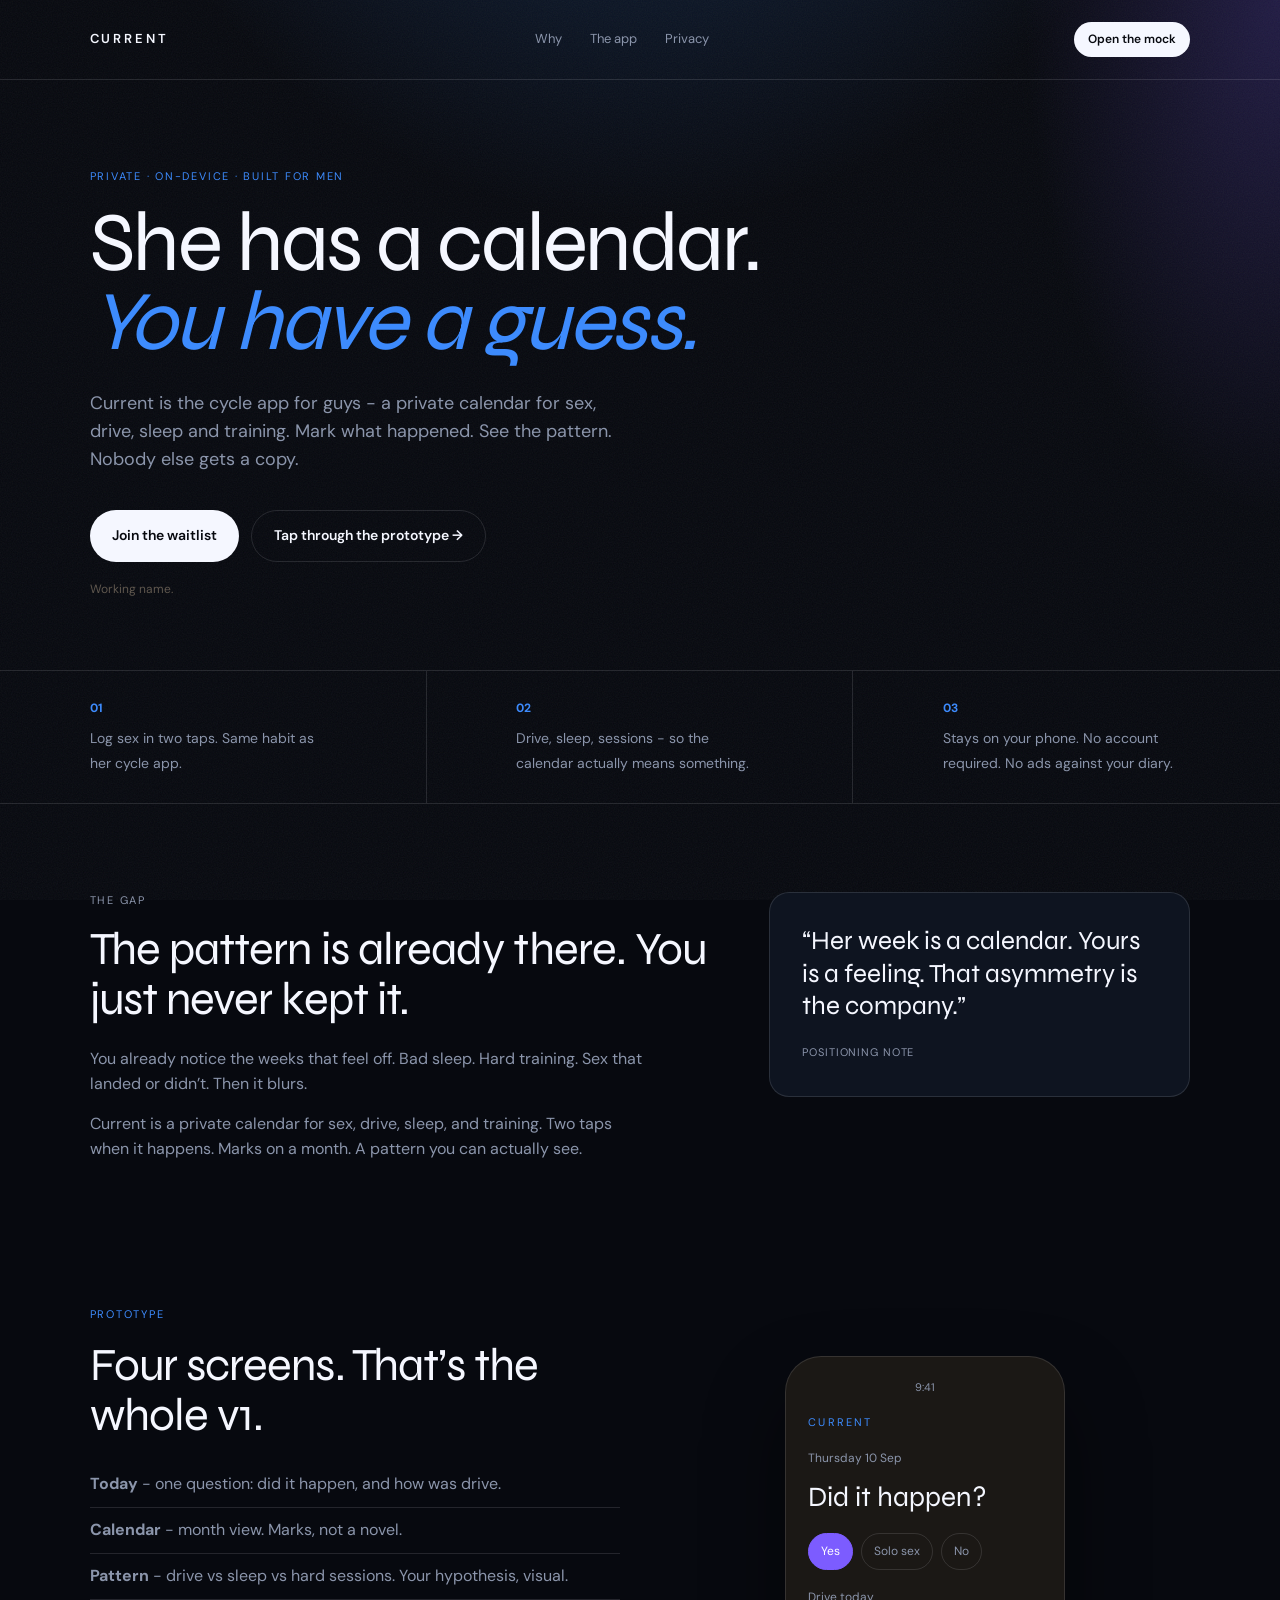
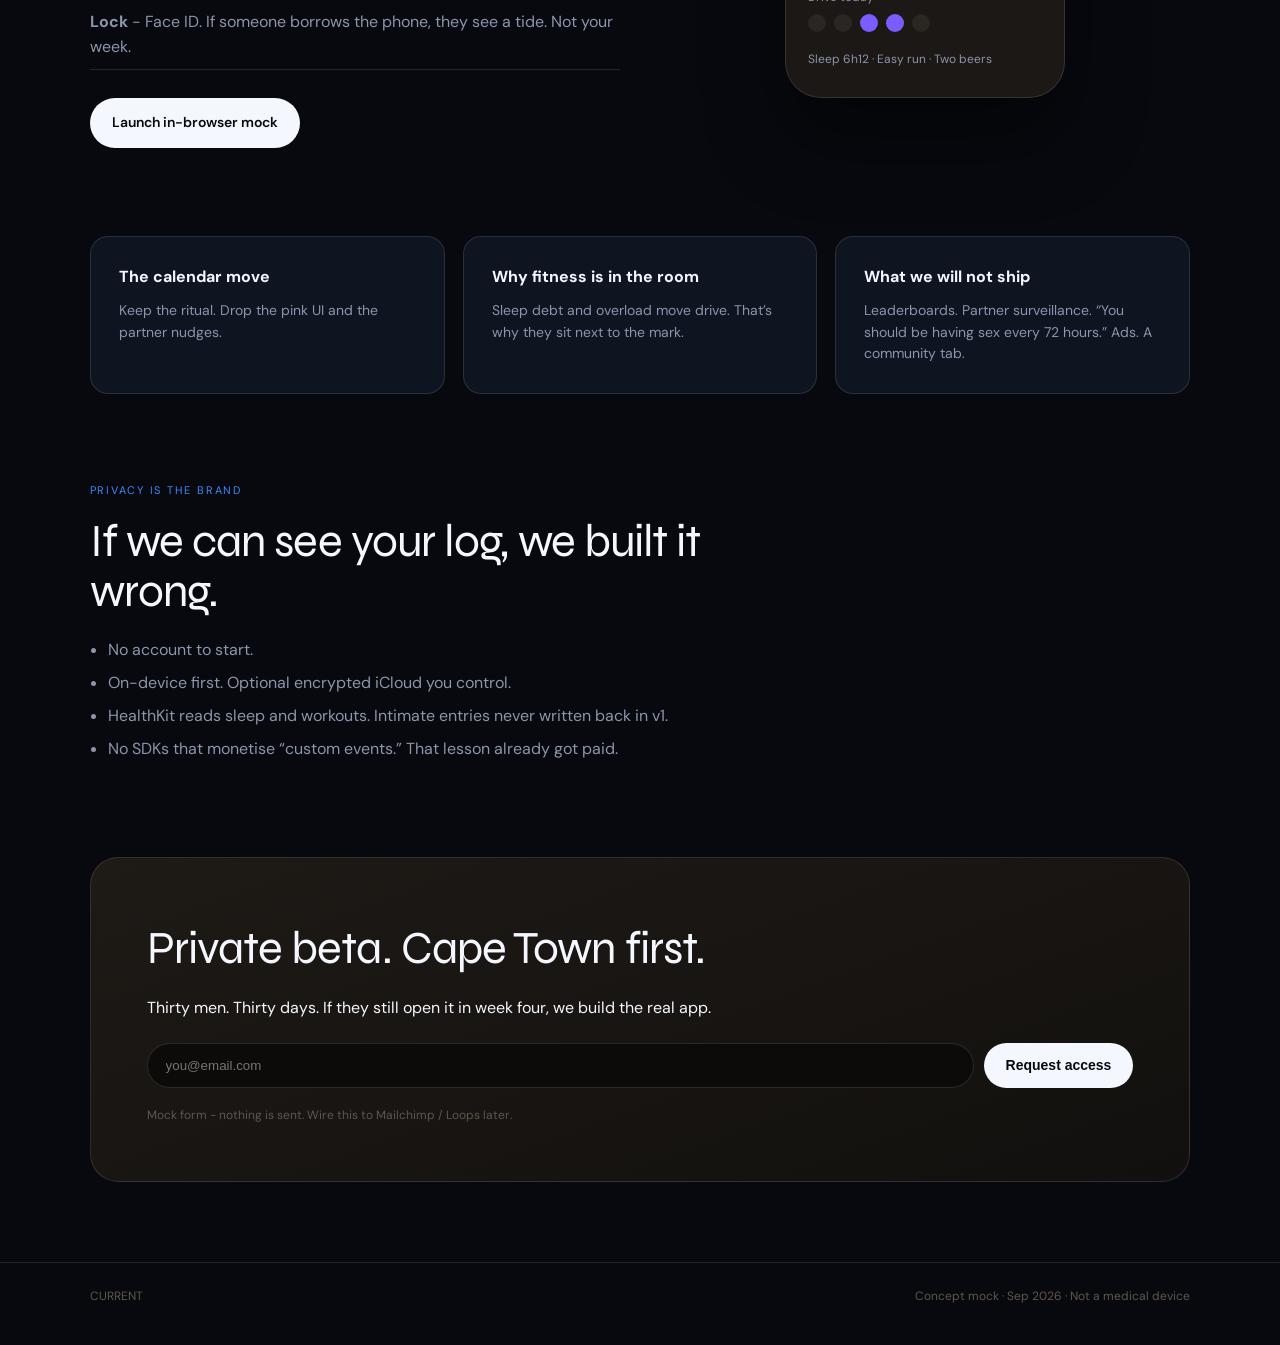
<file: index.html>
<!DOCTYPE html>
<html lang="en">
<head>
  <meta charset="UTF-8" />
  <meta name="viewport" content="width=device-width, initial-scale=1" />
  <title>Current  -  The cycle app, for men</title>
  <link rel="preconnect" href="https://fonts.googleapis.com" />
  <link rel="preconnect" href="https://fonts.gstatic.com" crossorigin />
  <link href="https://fonts.googleapis.com/css2?family=DM+Sans:ital,opsz,wght@0,9..40,400;0,9..40,500;0,9..40,600;0,9..40,700;1,9..40,400&family=Syne:wght@500;600;700;800&display=swap" rel="stylesheet" />
  <style>
:root {
  --bg: #07090f;
  --bg-2: #0e1420;
  --ink: #f5f7ff;
  --mute: #8b95ab;
  --line: rgba(245, 247, 255, 0.12);
  --sand: #3d8bfd;
  --sand-2: #6aa4ff;
  --hot: #7c5cff;
}

* { box-sizing: border-box; margin: 0; padding: 0; }
html { scroll-behavior: smooth; }
body {
  font-family: "DM Sans", ui-sans-serif, system-ui, sans-serif;
  background: var(--bg);
  background-image: radial-gradient(ellipse 90% 50% at 50% -20%, rgba(61,139,253,0.35), transparent 55%), radial-gradient(ellipse 40% 35% at 100% 0%, rgba(124,92,255,0.22), transparent 50%);
  color: var(--ink);
  line-height: 1.55;
  min-height: 100vh;
}
.noise {
  pointer-events: none;
  position: fixed; inset: 0;
  opacity: .06;
  background-image: url("data:image/svg+xml,%3Csvg xmlns='http://www.w3.org/2000/svg' width='160' height='160'%3E%3Cfilter id='n'%3E%3CfeTurbulence type='fractalNoise' baseFrequency='.8' numOctaves='4' stitchTiles='stitch'/%3E%3C/filter%3E%3Crect width='100%25' height='100%25' filter='url(%23n)'/%3E%3C/svg%3E");
  z-index: 0;
}
a { color: inherit; text-decoration: none; }
.nav, .hero, .strip, .split, .phones, .grid3, .privacy, .waitlist, footer {
  position: relative; z-index: 1;
}

.nav {
  display: flex; align-items: center; justify-content: space-between;
  padding: 22px 7vw;
  border-bottom: 1px solid var(--line);
}
.logo { letter-spacing: .22em; font-weight: 600; font-size: 13px; }
.nav nav { display: flex; gap: 28px; color: var(--mute); font-size: 13px; }
.btn {
  display: inline-flex; align-items: center; justify-content: center;
  background: var(--ink); color: var(--bg);
  padding: 14px 22px; border-radius: 999px;
  font-weight: 600; font-size: 14px; border: 0; cursor: pointer;
}
.btn-sm { padding: 8px 14px; font-size: 12px; }
.btn-ghost {
  background: transparent; color: var(--ink);
  border: 1px solid var(--line);
}

.hero { padding: 88px 7vw 72px; max-width: 1100px; }
.eyebrow {
  color: var(--sand); letter-spacing: .16em; text-transform: uppercase;
  font-size: 11px; margin-bottom: 18px;
}
h1 {
  font-family: Syne, Georgia, serif;
  font-weight: 400; font-size: clamp(40px, 7vw, 84px);
  line-height: .95; letter-spacing: -.03em;
}
h1 em { color: var(--sand); font-style: italic; }
.lede { max-width: 540px; margin: 28px 0 36px; color: var(--mute); font-size: 18px; }
.hero-actions { display: flex; gap: 12px; flex-wrap: wrap; }
.fine { margin-top: 18px; color: #5f574e; font-size: 12px; }

.strip {
  display: grid; grid-template-columns: repeat(3, 1fr);
  border-top: 1px solid var(--line); border-bottom: 1px solid var(--line);
}
.strip div { padding: 28px 7vw; border-right: 1px solid var(--line); }
.strip div:last-child { border-right: 0; }
.strip strong { display: block; color: var(--sand); font-size: 12px; margin-bottom: 8px; }
.strip span { color: var(--mute); font-size: 14px; }

.split {
  display: grid; grid-template-columns: 1.2fr .8fr; gap: 48px;
  padding: 88px 7vw; align-items: start;
}
h2 {
  font-family: Syne, Georgia, serif;
  font-weight: 400; font-size: clamp(28px, 4vw, 46px);
  line-height: 1.08; letter-spacing: -.02em; margin: 10px 0 22px;
}
.split p { color: var(--mute); margin-bottom: 16px; max-width: 560px; }
.card {
  background: var(--bg-2); border: 1px solid var(--line);
  padding: 32px; border-radius: 20px;
}
.quote p {
  font-family: Syne, Georgia, serif; font-size: 26px; color: var(--ink);
  line-height: 1.25; margin-bottom: 16px;
}
.quote small { color: var(--mute); letter-spacing: .08em; text-transform: uppercase; font-size: 11px; }

.phones {
  display: grid; grid-template-columns: 1fr 1fr; gap: 40px;
  padding: 40px 7vw 88px; align-items: center;
}
.phones ul { list-style: none; margin: 8px 0 28px; color: var(--mute); }
.phones li { padding: 10px 0; border-bottom: 1px solid var(--line); }
.phone-stack { display: flex; justify-content: center; }
.phone {
  width: 280px; background: #1b1815; border: 1px solid var(--line);
  border-radius: 36px; padding: 22px 22px 28px;
  box-shadow: 0 40px 80px rgba(0,0,0,.45);
}
.phone-bar { text-align: center; color: var(--mute); font-size: 11px; margin-bottom: 18px; }
.phone-brand { letter-spacing: .2em; font-size: 11px; color: var(--sand); }
.phone-kicker { color: var(--mute); font-size: 12px; margin: 18px 0 8px; }
.phone h3 { font-family: Syne, serif; font-size: 28px; font-weight: 400; }
.pills { display: flex; gap: 8px; margin: 14px 0 8px; }
.pill {
  border: 1px solid var(--line); border-radius: 999px;
  padding: 8px 12px; font-size: 12px; color: var(--mute);
}
.pill.on { background: var(--hot); border-color: var(--hot); color: #fff; }
.dots { display: flex; gap: 8px; margin-bottom: 18px; }
.dots i { width: 18px; height: 18px; border-radius: 50%; background: #2a2622; display: block; }
.dots i.hot { background: var(--hot); }
.phone-note { color: var(--mute); font-size: 12px; }

.grid3 {
  display: grid; grid-template-columns: repeat(3, 1fr); gap: 18px;
  padding: 0 7vw 88px;
}
.grid3 article {
  background: var(--bg-2); border: 1px solid var(--line);
  padding: 28px; border-radius: 18px;
}
.grid3 h3 { font-size: 16px; margin-bottom: 10px; }
.grid3 p { color: var(--mute); font-size: 14px; }

.privacy { padding: 0 7vw 88px; max-width: 800px; }
.privacy ul { margin-top: 18px; color: var(--mute); padding-left: 18px; }
.privacy li { margin: 8px 0; }

.waitlist {
  margin: 0 7vw 80px; padding: 56px; border-radius: 28px;
  background: linear-gradient(160deg, #1e1a16, #12100e);
  border: 1px solid var(--line);
}
.waitlist form { display: flex; gap: 10px; margin-top: 22px; flex-wrap: wrap; }
.waitlist input {
  flex: 1; min-width: 220px; background: #0c0b0a; color: var(--ink);
  border: 1px solid var(--line); border-radius: 999px; padding: 14px 18px;
}
footer {
  display: flex; justify-content: space-between;
  padding: 24px 7vw 40px; color: #5f574e; font-size: 12px;
  border-top: 1px solid var(--line);
}

@media (max-width: 860px) {
  .nav nav { display: none; }
  .strip, .split, .phones, .grid3 { grid-template-columns: 1fr; }
  .strip div { border-right: 0; border-bottom: 1px solid var(--line); padding: 22px 7vw; }
  .hero { padding-top: 56px; }
  .waitlist { padding: 32px 22px; }
}

</style>
</head>
<body>
  <div class="noise"></div>
  <header class="nav">
    <a class="logo" href="index.html">CURRENT</a>
    <nav>
      <a href="#why">Why</a>
      <a href="#app">The app</a>
      <a href="#privacy">Privacy</a>
    </nav>
    <a class="btn btn-sm" href="app.html">Open the mock</a>
  </header>

  <section class="hero">
    <p class="eyebrow">Private · On-device · Built for men</p>
    <h1>She has a calendar.<br /><em>You have a guess.</em></h1>
    <p class="lede">
      Current is the cycle app for guys  -  a private calendar for sex, drive, sleep and training.
      Mark what happened. See the pattern. Nobody else gets a copy.
    </p>
    <div class="hero-actions">
      <a class="btn" href="#waitlist">Join the waitlist</a>
      <a class="btn btn-ghost" href="app.html">Tap through the prototype →</a>
    </div>
    <p class="fine">Working name.</p>
  </section>

  <section class="strip">
    <div>
      <strong>01</strong>
      <span>Log sex in two taps. Same habit as her cycle app.</span>
    </div>
    <div>
      <strong>02</strong>
      <span>Drive, sleep, sessions  -  so the calendar actually means something.</span>
    </div>
    <div>
      <strong>03</strong>
      <span>Stays on your phone. No account required. No ads against your diary.</span>
    </div>
  </section>

  <section id="why" class="split">
    <div>
      <p class="eyebrow">The gap</p>
      <h2>The pattern is already there. You just never kept it.</h2>
      <p>
        You already notice the weeks that feel off. Bad sleep. Hard training.
        Sex that landed or didn’t. Then it blurs.
      </p>
      <p>
        Current is a private calendar for sex, drive, sleep, and training.
        Two taps when it happens. Marks on a month. A pattern you can actually see.
      </p>
    </div>
    <aside class="card quote">
      <p>“Her week is a calendar. Yours is a feeling. That asymmetry is the company.”</p>
      <small>Positioning note</small>
    </aside>
  </section>

  <section id="app" class="phones">
    <div class="copy">
      <p class="eyebrow">Prototype</p>
      <h2>Four screens. That’s the whole v1.</h2>
      <ul>
        <li><b>Today</b>  -  one question: did it happen, and how was drive.</li>
        <li><b>Calendar</b>  -  month view. Marks, not a novel.</li>
        <li><b>Pattern</b>  -  drive vs sleep vs hard sessions. Your hypothesis, visual.</li>
        <li><b>Lock</b>  -  Face ID. If someone borrows the phone, they see a tide. Not your week.</li>
      </ul>
      <a class="btn" href="app.html">Launch in-browser mock</a>
    </div>
    <div class="phone-stack">
      <div class="phone">
        <div class="phone-bar">9:41</div>
        <p class="phone-brand">CURRENT</p>
        <p class="phone-kicker">Thursday 10 Sep</p>
        <h3>Did it happen?</h3>
        <div class="pills">
          <span class="pill on">Yes</span>
          <span class="pill">Solo sex</span>
          <span class="pill">No</span>
        </div>
        <p class="phone-kicker">Drive today</p>
        <div class="dots">
          <i></i><i></i><i class="hot"></i><i class="hot"></i><i></i>
        </div>
        <p class="phone-note">Sleep 6h12 · Easy run · Two beers</p>
      </div>
    </div>
  </section>

  <section class="grid3">
    <article>
      <h3>The calendar move</h3>
      <p>Keep the ritual. Drop the pink UI and the partner nudges.</p>
    </article>
    <article>
      <h3>Why fitness is in the room</h3>
      <p>Sleep debt and overload move drive. That’s why they sit next to the mark.</p>
    </article>
    <article>
      <h3>What we will not ship</h3>
      <p>Leaderboards. Partner surveillance. “You should be having sex every 72 hours.” Ads. A community tab.</p>
    </article>
  </section>

  <section id="privacy" class="privacy">
    <p class="eyebrow">Privacy is the brand</p>
    <h2>If we can see your log, we built it wrong.</h2>
    <ul>
      <li>No account to start.</li>
      <li>On-device first. Optional encrypted iCloud you control.</li>
      <li>HealthKit reads sleep and workouts. Intimate entries never written back in v1.</li>
      <li>No SDKs that monetise “custom events.” That lesson already got paid.</li>
    </ul>
  </section>

  <section id="waitlist" class="waitlist">
    <h2>Private beta. Cape Town first.</h2>
    <p>Thirty men. Thirty days. If they still open it in week four, we build the real app.</p>
    <form onsubmit="event.preventDefault(); this.querySelector('button').textContent='You’re on the list.'; this.querySelector('button').disabled=true;">
      <input type="email" required placeholder="you@email.com" />
      <button type="submit" class="btn">Request access</button>
    </form>
    <p class="fine">Mock form  -  nothing is sent. Wire this to Mailchimp / Loops later.</p>
  </section>

  <footer>
    <span>CURRENT</span>
    <span>Concept mock · Sep 2026 · Not a medical device</span>
  </footer>
</body>
</html>
</file>
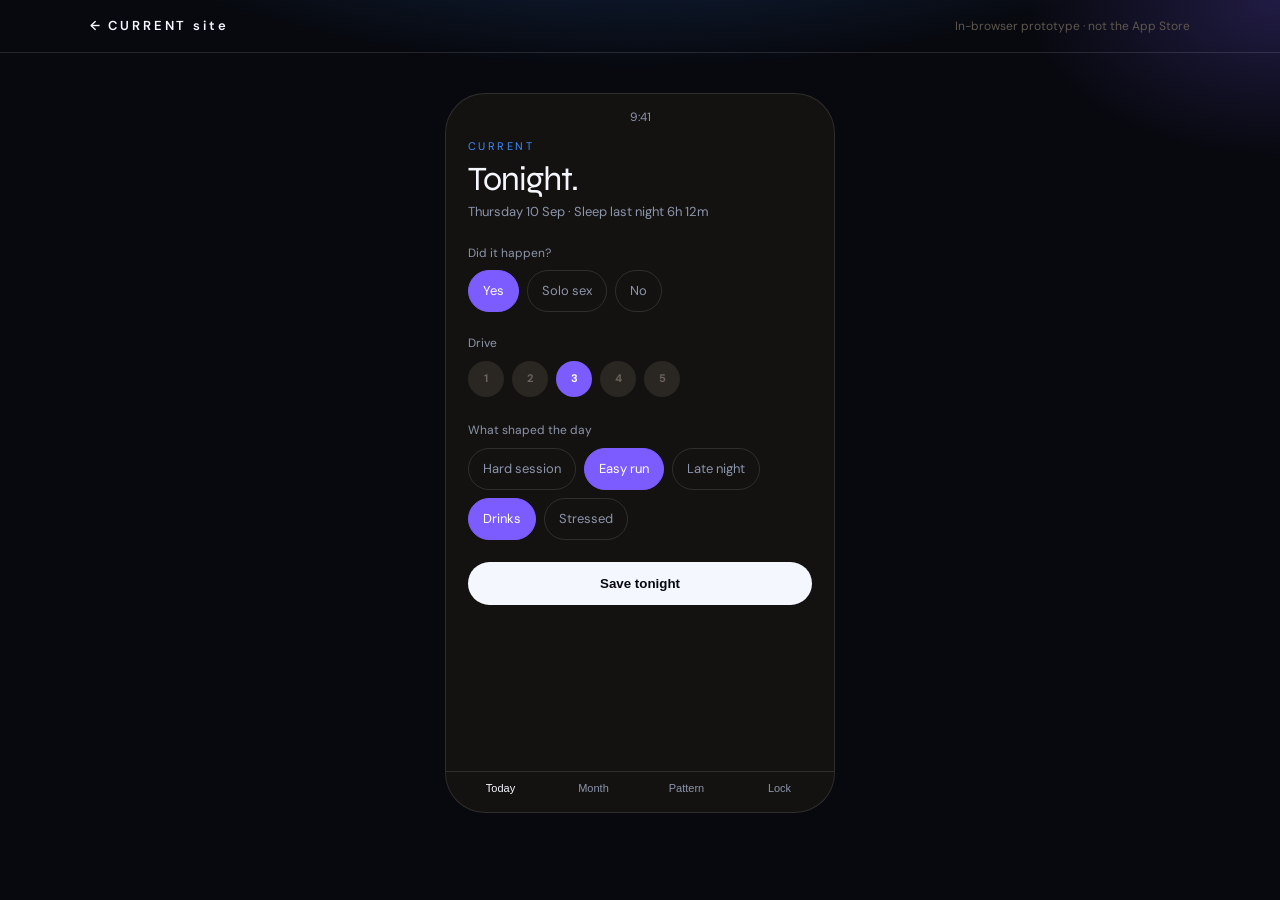
<file: app-linked.html>
<!DOCTYPE html>
<html lang="en">
<head>
  <meta charset="UTF-8" />
  <meta name="viewport" content="width=device-width, initial-scale=1" />
  <title>Current  -  prototype</title>
  <link href="https://fonts.googleapis.com/css2?family=DM+Sans:ital,opsz,wght@0,9..40,400;0,9..40,500;0,9..40,600;0,9..40,700;1,9..40,400&family=Syne:wght@500;600;700;800&display=swap" rel="stylesheet" />
  <link rel="stylesheet" href="styles.css" />
  <style>
    body { display: flex; flex-direction: column; min-height: 100vh; }
    .proto-top {
      display: flex; justify-content: space-between; align-items: center;
      padding: 16px 7vw; border-bottom: 1px solid var(--line);
    }
    .shell {
      flex: 1; display: flex; justify-content: center; align-items: center;
      padding: 32px 16px 80px;
    }
    .device {
      width: 390px; max-width: 100%;
      background: #141210; border: 1px solid var(--line);
      border-radius: 40px; overflow: hidden;
      min-height: 720px; display: flex; flex-direction: column;
    }
    .status { text-align: center; font-size: 12px; color: var(--mute); padding: 14px 0 4px; }
    .screen { padding: 8px 22px 24px; flex: 1; }
    .brand { letter-spacing: .22em; font-size: 11px; color: var(--sand); }
    .screen h1 {
      font-family: Syne, serif; font-size: 34px; font-weight: 400;
      margin: 8px 0 6px; letter-spacing: -.03em;
    }
    .sub { color: var(--mute); font-size: 13px; margin-bottom: 22px; }
    .row { display: flex; gap: 8px; flex-wrap: wrap; margin-bottom: 22px; }
    .chip {
      border: 1px solid var(--line); border-radius: 999px;
      padding: 10px 14px; font-size: 13px; color: var(--mute); cursor: pointer;
    }
    .chip.on { background: var(--hot); border-color: var(--hot); color: #fff; }
    .label { font-size: 12px; color: var(--mute); margin-bottom: 8px; }
    .meter { display: flex; gap: 8px; margin-bottom: 24px; }
    .meter b {
      width: 36px; height: 36px; border-radius: 50%;
      background: #2a2622; cursor: pointer; display: grid; place-items: center;
      font-size: 11px; color: #6b645c;
    }
    .meter b.on { background: var(--hot); color: #fff; }
    .save {
      width: 100%; background: var(--ink); color: var(--bg);
      border: 0; border-radius: 999px; padding: 14px; font-weight: 600; cursor: pointer;
    }
    .toast { color: var(--sand); font-size: 13px; margin-top: 12px; min-height: 18px; }
    .cal { display: grid; grid-template-columns: repeat(7, 1fr); gap: 6px; }
    .cal span {
      aspect-ratio: 1; border-radius: 10px; display: grid; place-items: center;
      font-size: 12px; background: #1c1916; color: var(--mute);
    }
    .cal span.mark { background: #3a221c; color: #f2c2b4; }
    .cal span.today { outline: 1px solid var(--sand); color: var(--ink); }
    .stat {
      display: flex; justify-content: space-between;
      padding: 14px 0; border-bottom: 1px solid var(--line); color: var(--mute); font-size: 14px;
    }
    .stat b { color: var(--ink); font-weight: 500; }
    .bars { display: flex; align-items: flex-end; gap: 8px; height: 120px; margin: 18px 0 8px; }
    .bars i {
      flex: 1; background: #2a221e; border-radius: 6px 6px 0 0;
    }
    .bars i.f { background: var(--hot); opacity: .85; }
    .lock {
      flex: 1; display: flex; flex-direction: column;
      align-items: center; justify-content: center; text-align: center; gap: 12px;
    }
    .orb {
      width: 88px; height: 88px; border-radius: 50%;
      background: radial-gradient(circle at 30% 30%, #e8c9a4, #7a4a2c 55%, #1a120e);
      margin-bottom: 8px;
    }
    .tabs {
      display: grid; grid-template-columns: repeat(4, 1fr);
      border-top: 1px solid var(--line); padding: 10px 8px 18px;
    }
    .tabs button {
      background: none; border: 0; color: var(--mute); font-size: 11px; cursor: pointer;
    }
    .tabs button.on { color: var(--ink); }
    .hidden { display: none; }
  </style>
</head>
<body>
  <div class="proto-top">
    <a class="logo" href="index.html">← CURRENT site</a>
    <span class="fine" style="margin:0">In-browser prototype · not the App Store</span>
  </div>

  <div class="shell">
    <div class="device">
      <div class="status">9:41</div>

      <div id="today" class="screen">
        <div class="brand">CURRENT</div>
        <h1>Tonight.</h1>
        <p class="sub">Thursday 10 Sep · Sleep last night 6h 12m</p>
        <p class="label">Did it happen?</p>
        <div class="row" id="happened">
          <div class="chip on" data-v="yes">Yes</div>
          <div class="chip" data-v="solo">Solo sex</div>
          <div class="chip" data-v="no">No</div>
        </div>
        <p class="label">Drive</p>
        <div class="meter" id="drive">
          <b>1</b><b>2</b><b class="on">3</b><b>4</b><b>5</b>
        </div>
        <p class="label">What shaped the day</p>
        <div class="row" id="tags">
          <div class="chip">Hard session</div>
          <div class="chip on">Easy run</div>
          <div class="chip">Late night</div>
          <div class="chip on">Drinks</div>
          <div class="chip">Stressed</div>
        </div>
        <button class="save" id="save">Save tonight</button>
        <p class="toast" id="toast"></p>
      </div>

      <div id="cal" class="screen hidden">
        <div class="brand">CURRENT</div>
        <h1>September</h1>
        <p class="sub">Marks only. Detail lives on the day.</p>
        <div class="cal" id="calgrid"></div>
        <div class="stat"><span>This month</span><b>7 nights</b></div>
        <div class="stat"><span>Longest gap</span><b>4 days</b></div>
        <div class="stat"><span>Avg drive</span><b>3.2</b></div>
      </div>

      <div id="pattern" class="screen hidden">
        <div class="brand">CURRENT</div>
        <h1>Pattern</h1>
        <p class="sub">Last 14 days · drive vs sleep. Fake data until you live in it.</p>
        <div class="bars">
          <i style="height:40%"></i><i class="f" style="height:70%"></i>
          <i style="height:35%"></i><i class="f" style="height:80%"></i>
          <i style="height:30%"></i><i style="height:45%"></i>
          <i class="f" style="height:90%"></i><i style="height:28%"></i>
          <i class="f" style="height:60%"></i><i style="height:38%"></i>
          <i style="height:42%"></i><i class="f" style="height:75%"></i>
          <i style="height:33%"></i><i class="f" style="height:85%"></i>
        </div>
        <div class="stat"><span>Short sleep nights</span><b>Drive −1.1</b></div>
        <div class="stat"><span>Hard session days</span><b>Drive −0.4</b></div>
        <div class="stat"><span>Drinks</span><b>Next-day drive −0.8</b></div>
        <p class="sub" style="margin-top:16px">This is the paid layer later. Free app is the calendar. Paid is “what moved.”</p>
      </div>

      <div id="lock" class="screen hidden">
        <div class="lock">
          <div class="orb"></div>
          <div class="brand">CURRENT</div>
          <h1 style="font-size:28px">Face ID</h1>
          <p class="sub">If they pick up your phone they see a tide. Not September.</p>
        </div>
      </div>

      <div class="tabs">
        <button class="on" data-tab="today">Today</button>
        <button data-tab="cal">Month</button>
        <button data-tab="pattern">Pattern</button>
        <button data-tab="lock">Lock</button>
      </div>
    </div>
  </div>

  <script>
    const tabs = document.querySelectorAll('.tabs button');
    const screens = ['today','cal','pattern','lock'];
    tabs.forEach(btn => {
      btn.onclick = () => {
        tabs.forEach(b => b.classList.remove('on'));
        btn.classList.add('on');
        screens.forEach(id => {
          document.getElementById(id).classList.toggle('hidden', id !== btn.dataset.tab);
        });
      };
    });
    document.querySelectorAll('#happened .chip, #tags .chip').forEach(chip => {
      chip.onclick = () => {
        if (chip.parentElement.id === 'happened') {
          chip.parentElement.querySelectorAll('.chip').forEach(c => c.classList.remove('on'));
        }
        chip.classList.toggle('on');
      };
    });
    document.querySelectorAll('#drive b').forEach((b, i, all) => {
      b.onclick = () => all.forEach((x, j) => x.classList.toggle('on', j === i));
    });
    document.getElementById('save').onclick = () => {
      document.getElementById('toast').textContent = 'Logged. Stays on this phone.';
    };
    const grid = document.getElementById('calgrid');
    const marked = new Set([2,5,8,12,16,21,27]);
    for (let d = 1; d <= 30; d++) {
      const s = document.createElement('span');
      s.textContent = d;
      if (marked.has(d)) s.classList.add('mark');
      if (d === 10) s.classList.add('today');
      grid.appendChild(s);
    }
  </script>
</body>
</html>
</file>
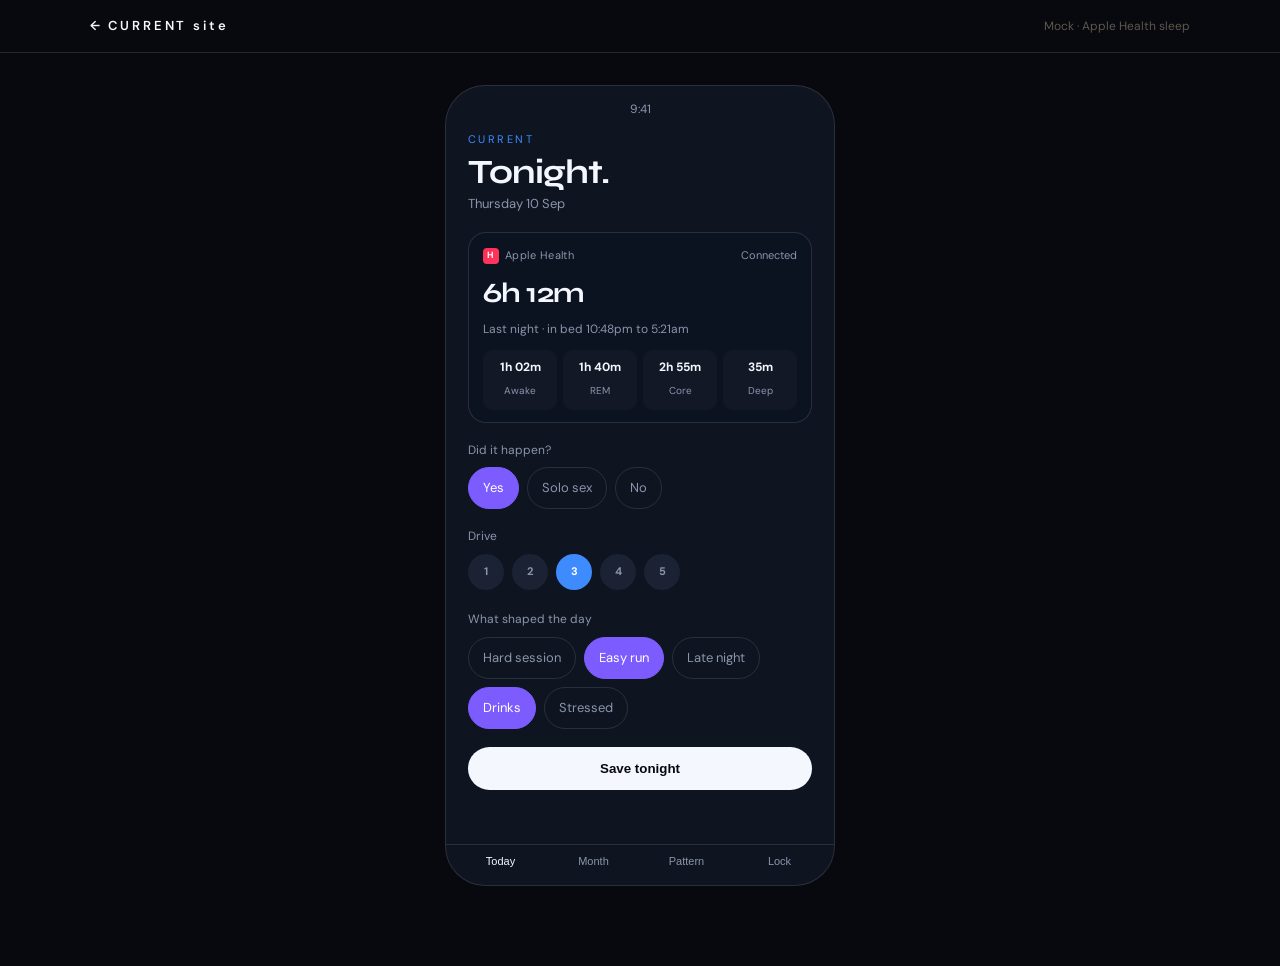
<file: app.html>
<!DOCTYPE html>
<html lang="en">
<head>
  <meta charset="UTF-8" />
  <meta name="viewport" content="width=device-width, initial-scale=1" />
  <title>Current  -  prototype</title>
  <link href="https://fonts.googleapis.com/css2?family=DM+Sans:ital,opsz,wght@0,9..40,400;0,9..40,500;0,9..40,600;0,9..40,700;1,9..40,400&family=Syne:wght@500;600;700;800&display=swap" rel="stylesheet" />
  <style>
:root {
  --bg: #07090f;
  --bg-2: #0e1420;
  --ink: #f5f7ff;
  --mute: #8b95ab;
  --line: rgba(245, 247, 255, 0.12);
  --sand: #3d8bfd;
  --sand-2: #6aa4ff;
  --hot: #7c5cff;
}

* { box-sizing: border-box; margin: 0; padding: 0; }
html { scroll-behavior: smooth; }
body {
  font-family: "DM Sans", ui-sans-serif, system-ui, sans-serif;
  background: var(--bg);
  color: var(--ink);
  line-height: 1.55;
  min-height: 100vh;
}
.noise {
  pointer-events: none;
  position: fixed; inset: 0;
  opacity: .06;
  background-image: url("data:image/svg+xml,%3Csvg xmlns='http://www.w3.org/2000/svg' width='160' height='160'%3E%3Cfilter id='n'%3E%3CfeTurbulence type='fractalNoise' baseFrequency='.8' numOctaves='4' stitchTiles='stitch'/%3E%3C/filter%3E%3Crect width='100%25' height='100%25' filter='url(%23n)'/%3E%3C/svg%3E");
  z-index: 0;
}
a { color: inherit; text-decoration: none; }
.nav, .hero, .strip, .split, .phones, .grid3, .privacy, .waitlist, footer {
  position: relative; z-index: 1;
}

.nav {
  display: flex; align-items: center; justify-content: space-between;
  padding: 22px 7vw;
  border-bottom: 1px solid var(--line);
}
.logo { letter-spacing: .22em; font-weight: 600; font-size: 13px; }
.nav nav { display: flex; gap: 28px; color: var(--mute); font-size: 13px; }
.btn {
  display: inline-flex; align-items: center; justify-content: center;
  background: var(--ink); color: var(--bg);
  padding: 14px 22px; border-radius: 999px;
  font-weight: 600; font-size: 14px; border: 0; cursor: pointer;
}
.btn-sm { padding: 8px 14px; font-size: 12px; }
.btn-ghost {
  background: transparent; color: var(--ink);
  border: 1px solid var(--line);
}

.hero { padding: 88px 7vw 72px; max-width: 1100px; }
.eyebrow {
  color: var(--sand); letter-spacing: .16em; text-transform: uppercase;
  font-size: 11px; margin-bottom: 18px;
}
h1 {
  font-family: Syne, Georgia, serif;
  font-weight: 400; font-size: clamp(40px, 7vw, 84px);
  line-height: .95; letter-spacing: -.03em;
}
h1 em { color: var(--sand); font-style: italic; }
.lede { max-width: 540px; margin: 28px 0 36px; color: var(--mute); font-size: 18px; }
.hero-actions { display: flex; gap: 12px; flex-wrap: wrap; }
.fine { margin-top: 18px; color: #5f574e; font-size: 12px; }

.strip {
  display: grid; grid-template-columns: repeat(3, 1fr);
  border-top: 1px solid var(--line); border-bottom: 1px solid var(--line);
}
.strip div { padding: 28px 7vw; border-right: 1px solid var(--line); }
.strip div:last-child { border-right: 0; }
.strip strong { display: block; color: var(--sand); font-size: 12px; margin-bottom: 8px; }
.strip span { color: var(--mute); font-size: 14px; }

.split {
  display: grid; grid-template-columns: 1.2fr .8fr; gap: 48px;
  padding: 88px 7vw; align-items: start;
}
h2 {
  font-family: Syne, Georgia, serif;
  font-weight: 400; font-size: clamp(28px, 4vw, 46px);
  line-height: 1.08; letter-spacing: -.02em; margin: 10px 0 22px;
}
.split p { color: var(--mute); margin-bottom: 16px; max-width: 560px; }
.card {
  background: var(--bg-2); border: 1px solid var(--line);
  padding: 32px; border-radius: 20px;
}
.quote p {
  font-family: Syne, Georgia, serif; font-size: 26px; color: var(--ink);
  line-height: 1.25; margin-bottom: 16px;
}
.quote small { color: var(--mute); letter-spacing: .08em; text-transform: uppercase; font-size: 11px; }

.phones {
  display: grid; grid-template-columns: 1fr 1fr; gap: 40px;
  padding: 40px 7vw 88px; align-items: center;
}
.phones ul { list-style: none; margin: 8px 0 28px; color: var(--mute); }
.phones li { padding: 10px 0; border-bottom: 1px solid var(--line); }
.phone-stack { display: flex; justify-content: center; }
.phone {
  width: 280px; background: #1b1815; border: 1px solid var(--line);
  border-radius: 36px; padding: 22px 22px 28px;
  box-shadow: 0 40px 80px rgba(0,0,0,.45);
}
.phone-bar { text-align: center; color: var(--mute); font-size: 11px; margin-bottom: 18px; }
.phone-brand { letter-spacing: .2em; font-size: 11px; color: var(--sand); }
.phone-kicker { color: var(--mute); font-size: 12px; margin: 18px 0 8px; }
.phone h3 { font-family: Syne, serif; font-size: 28px; font-weight: 400; }
.pills { display: flex; gap: 8px; margin: 14px 0 8px; }
.pill {
  border: 1px solid var(--line); border-radius: 999px;
  padding: 8px 12px; font-size: 12px; color: var(--mute);
}
.pill.on { background: var(--hot); border-color: var(--hot); color: #fff; }
.dots { display: flex; gap: 8px; margin-bottom: 18px; }
.dots i { width: 18px; height: 18px; border-radius: 50%; background: #2a2622; display: block; }
.dots i.hot { background: var(--hot); }
.phone-note { color: var(--mute); font-size: 12px; }

.grid3 {
  display: grid; grid-template-columns: repeat(3, 1fr); gap: 18px;
  padding: 0 7vw 88px;
}
.grid3 article {
  background: var(--bg-2); border: 1px solid var(--line);
  padding: 28px; border-radius: 18px;
}
.grid3 h3 { font-size: 16px; margin-bottom: 10px; }
.grid3 p { color: var(--mute); font-size: 14px; }

.privacy { padding: 0 7vw 88px; max-width: 800px; }
.privacy ul { margin-top: 18px; color: var(--mute); padding-left: 18px; }
.privacy li { margin: 8px 0; }

.waitlist {
  margin: 0 7vw 80px; padding: 56px; border-radius: 28px;
  background: linear-gradient(160deg, #1e1a16, #12100e);
  border: 1px solid var(--line);
}
.waitlist form { display: flex; gap: 10px; margin-top: 22px; flex-wrap: wrap; }
.waitlist input {
  flex: 1; min-width: 220px; background: #0c0b0a; color: var(--ink);
  border: 1px solid var(--line); border-radius: 999px; padding: 14px 18px;
}
footer {
  display: flex; justify-content: space-between;
  padding: 24px 7vw 40px; color: #5f574e; font-size: 12px;
  border-top: 1px solid var(--line);
}

@media (max-width: 860px) {
  .nav nav { display: none; }
  .strip, .split, .phones, .grid3 { grid-template-columns: 1fr; }
  .strip div { border-right: 0; border-bottom: 1px solid var(--line); padding: 22px 7vw; }
  .hero { padding-top: 56px; }
  .waitlist { padding: 32px 22px; }
}

</style>
  <style>
    body { display: flex; flex-direction: column; min-height: 100vh; }
    .proto-top {
      display: flex; justify-content: space-between; align-items: center;
      padding: 16px 7vw; border-bottom: 1px solid var(--line);
    }
    .shell {
      flex: 1; display: flex; justify-content: center; align-items: center;
      padding: 32px 16px 80px;
    }
    .device {
      width: 390px; max-width: 100%;
      background: var(--bg-2); border: 1px solid var(--line);
      border-radius: 40px; overflow: hidden;
      min-height: 720px; display: flex; flex-direction: column;
      position: relative;
    }
    .status { text-align: center; font-size: 12px; color: var(--mute); padding: 14px 0 4px; }
    .screen { padding: 8px 22px 24px; flex: 1; }
    .brand { letter-spacing: .22em; font-size: 11px; color: var(--sand); }
    .screen h1 {
      font-family: Syne, sans-serif; font-size: 34px; font-weight: 700;
      margin: 8px 0 6px; letter-spacing: -.03em;
    }
    .sub { color: var(--mute); font-size: 13px; margin-bottom: 18px; }
    .row { display: flex; gap: 8px; flex-wrap: wrap; margin-bottom: 18px; }
    .chip {
      border: 1px solid var(--line); border-radius: 999px;
      padding: 10px 14px; font-size: 13px; color: var(--mute); cursor: pointer;
    }
    .chip.on { background: var(--hot); border-color: var(--hot); color: #fff; }
    .label { font-size: 12px; color: var(--mute); margin-bottom: 8px; }
    .meter { display: flex; gap: 8px; margin-bottom: 20px; }
    .meter b {
      width: 36px; height: 36px; border-radius: 50%;
      background: #1a2233; cursor: pointer; display: grid; place-items: center;
      font-size: 11px; color: var(--mute);
    }
    .meter b.on { background: var(--sand); color: #fff; }
    .save {
      width: 100%; background: var(--ink); color: var(--bg);
      border: 0; border-radius: 999px; padding: 14px; font-weight: 600; cursor: pointer;
    }
    .toast { color: var(--sand); font-size: 13px; margin-top: 12px; min-height: 18px; }
    .cal { display: grid; grid-template-columns: repeat(7, 1fr); gap: 6px; }
    .cal span {
      aspect-ratio: 1; border-radius: 10px; display: grid; place-items: center;
      font-size: 12px; background: #121826; color: var(--mute);
    }
    .cal span.mark { background: rgba(61,139,253,.25); color: #cfe3ff; }
    .cal span.today { outline: 1px solid var(--sand); color: var(--ink); }
    .stat {
      display: flex; justify-content: space-between;
      padding: 14px 0; border-bottom: 1px solid var(--line); color: var(--mute); font-size: 14px;
    }
    .stat b { color: var(--ink); font-weight: 500; }
    .bars { display: flex; align-items: flex-end; gap: 8px; height: 120px; margin: 18px 0 8px; }
    .bars i { flex: 1; background: #1a2233; border-radius: 6px 6px 0 0; }
    .bars i.f { background: var(--hot); opacity: .9; }
    .tabs {
      display: grid; grid-template-columns: repeat(4, 1fr);
      border-top: 1px solid var(--line); padding: 10px 8px 18px;
    }
    .tabs button {
      background: none; border: 0; color: var(--mute); font-size: 11px; cursor: pointer;
    }
    .tabs button.on { color: var(--ink); }
    .hidden { display: none !important; }

    /* Health sleep card */
    .health-card {
      background: #0b1220;
      border: 1px solid var(--line);
      border-radius: 18px;
      padding: 14px 14px 12px;
      margin-bottom: 18px;
    }
    .health-top {
      display: flex; justify-content: space-between; align-items: center; margin-bottom: 8px;
    }
    .health-source {
      display: inline-flex; align-items: center; gap: 6px;
      font-size: 11px; color: var(--mute); letter-spacing: .04em;
    }
    .health-source .hk {
      width: 16px; height: 16px; border-radius: 4px;
      background: linear-gradient(135deg, #ff2d55, #ff375f);
      display: grid; place-items: center; color: #fff; font-size: 9px; font-weight: 700;
    }
    .health-card h3 {
      font-family: Syne, sans-serif; font-size: 28px; font-weight: 700;
      letter-spacing: -.03em; margin: 0 0 4px;
    }
    .health-meta { color: var(--mute); font-size: 12px; margin-bottom: 12px; }
    .stages { display: grid; grid-template-columns: repeat(4, 1fr); gap: 6px; }
    .stages div {
      background: #121826; border-radius: 10px; padding: 8px 6px; text-align: center;
    }
    .stages strong { display: block; font-size: 12px; color: var(--ink); }
    .stages span { font-size: 10px; color: var(--mute); }


    /* Health permission sheet */
    .sheet {
      position: absolute; inset: 0; z-index: 6;
      background: rgba(0,0,0,.55);
      display: flex; align-items: flex-end; justify-content: center;
      transition: opacity .3s ease, visibility .3s ease;
    }
    .sheet.off { opacity: 0; visibility: hidden; pointer-events: none; }
    .sheet-card {
      width: 100%; background: var(--bg-2);
      border-radius: 24px 24px 0 0; border-top: 1px solid var(--line);
      padding: 22px 20px 28px;
    }
    .sheet-card h3 {
      font-family: Syne, sans-serif; font-size: 20px; font-weight: 700; margin: 8px 0 8px;
    }
    .sheet-card p { color: var(--mute); font-size: 13px; margin-bottom: 16px; }
    .sheet-actions { display: grid; gap: 8px; }
    .sheet-actions button {
      border: 0; border-radius: 999px; padding: 13px; font-weight: 600; cursor: pointer; font-size: 14px;
    }
    .sheet-actions .allow { background: var(--sand); color: #fff; }
    .sheet-actions .deny { background: transparent; color: var(--mute); border: 1px solid var(--line); }

    .lock-inner {
      flex: 1; display: flex; flex-direction: column;
      align-items: center; justify-content: center; text-align: center; gap: 12px; min-height: 420px;
    }
  </style>
</head>
<body>
  <div class="proto-top">
    <a class="logo" href="index.html">← CURRENT site</a>
    <span class="fine" style="margin:0">Mock · Apple Health sleep</span>
  </div>

  <div class="shell">
    <div class="device" id="device">

      <div class="sheet off" id="healthsheet">
        <div class="sheet-card">
          <div class="health-source"><span class="hk">H</span> Health Access</div>
          <h3>"Current" Would Like to Access Your Sleep Data</h3>
          <p>Current reads last night's sleep from Apple Health to show how rest lines up with drive. Data stays on this phone in the real app. This sheet is a demo.</p>
          <div class="sheet-actions">
            <button class="allow" type="button" id="health-allow">Allow</button>
            <button class="deny" type="button" id="health-deny">Don't Allow</button>
          </div>
        </div>
      </div>

      <div class="status">9:41</div>

      <div id="today" class="screen">
        <div class="brand">CURRENT</div>
        <h1>Tonight.</h1>
        <p class="sub">Thursday 10 Sep</p>

        <div class="health-card" id="sleepcard">
          <div class="health-top">
            <div class="health-source"><span class="hk">H</span> Apple Health</div>
            <span style="font-size:11px;color:var(--mute)" id="sleepstatus">Connected</span>
          </div>
          <h3 id="sleephours">6h 12m</h3>
          <p class="health-meta" id="sleepmeta">Last night · in bed 10:48pm to 5:21am</p>
          <div class="stages" id="sleepstages">
            <div><strong>1h 02m</strong><span>Awake</span></div>
            <div><strong>1h 40m</strong><span>REM</span></div>
            <div><strong>2h 55m</strong><span>Core</span></div>
            <div><strong>35m</strong><span>Deep</span></div>
          </div>
        </div>

        <p class="label">Did it happen?</p>
        <div class="row" id="happened">
          <div class="chip on" data-v="yes">Yes</div>
          <div class="chip" data-v="solo">Solo sex</div>
          <div class="chip" data-v="no">No</div>
        </div>
        <p class="label">Drive</p>
        <div class="meter" id="drive">
          <b>1</b><b>2</b><b class="on">3</b><b>4</b><b>5</b>
        </div>
        <p class="label">What shaped the day</p>
        <div class="row" id="tags">
          <div class="chip">Hard session</div>
          <div class="chip on">Easy run</div>
          <div class="chip">Late night</div>
          <div class="chip on">Drinks</div>
          <div class="chip">Stressed</div>
        </div>
        <button class="save" id="save">Save tonight</button>
        <p class="toast" id="toast"></p>
      </div>

      <div id="cal" class="screen hidden">
        <div class="brand">CURRENT</div>
        <h1>September</h1>
        <p class="sub">Marks only. Detail lives on the day.</p>
        <div class="cal" id="calgrid"></div>
        <div class="stat"><span>This month</span><b>7 nights</b></div>
        <div class="stat"><span>Longest gap</span><b>4 days</b></div>
        <div class="stat"><span>Avg drive</span><b>3.2</b></div>
        <div class="stat"><span>Avg sleep (Health)</span><b>6h 41m</b></div>
      </div>

      <div id="pattern" class="screen hidden">
        <div class="brand">CURRENT</div>
        <h1>Pattern</h1>
        <p class="sub">Last 14 days · drive vs Apple Health sleep. Demo data.</p>
        <div class="bars">
          <i style="height:40%"></i><i class="f" style="height:70%"></i>
          <i style="height:35%"></i><i class="f" style="height:80%"></i>
          <i style="height:30%"></i><i style="height:45%"></i>
          <i class="f" style="height:90%"></i><i style="height:28%"></i>
          <i class="f" style="height:60%"></i><i style="height:38%"></i>
          <i style="height:42%"></i><i class="f" style="height:75%"></i>
          <i style="height:33%"></i><i class="f" style="height:85%"></i>
        </div>
        <div class="stat"><span>Short sleep nights</span><b>Drive -1.1</b></div>
        <div class="stat"><span>Hard session days</span><b>Drive -0.4</b></div>
        <div class="stat"><span>Drinks</span><b>Next-day drive -0.8</b></div>
        <p class="sub" style="margin-top:16px">Sleep bars come from Health in the real app. Logging stays manual.</p>
      </div>

      <div id="lock" class="screen hidden">
        <div class="lock-inner">
          <div class="brand">CURRENT</div>
          <h1 style="font-size:26px">Privacy</h1>
          <p class="sub">App lock is off for this preview so you can tap through freely. Biometric lock returns in the real iOS build.</p>
        </div>
      </div>

      <div class="tabs" id="tabs">
        <button class="on" data-tab="today">Today</button>
        <button data-tab="cal">Month</button>
        <button data-tab="pattern">Pattern</button>
        <button data-tab="lock">Lock</button>
      </div>
    </div>
  </div>

  <script>
    const tabs = document.querySelectorAll('.tabs button');
    const screens = ['today','cal','pattern','lock'];
    const sheet = document.getElementById('healthsheet');

    function showTab(id) {
      tabs.forEach(b => b.classList.toggle('on', b.dataset.tab === id));
      screens.forEach(s => {
        document.getElementById(s).classList.toggle('hidden', s !== id);
      });
    }

    tabs.forEach(btn => {
      btn.onclick = () => showTab(btn.dataset.tab);
    });

        // App lock removed for preview access. Show Health sheet once per session.
    if (!sessionStorage.getItem('currentHealthAsked')) {
      sheet.classList.remove('off');
    }

    function setSleepConnected(ok) {
      sessionStorage.setItem('currentHealthAsked', '1');
      sheet.classList.add('off');
      const status = document.getElementById('sleepstatus');
      if (ok) {
        status.textContent = 'Connected';
        status.style.color = 'var(--sand)';
        document.getElementById('sleephours').textContent = '6h 12m';
        document.getElementById('sleepmeta').textContent = 'Last night · in bed 10:48pm to 5:21am';
        document.getElementById('sleepstages').style.display = '';
      } else {
        status.textContent = 'Not connected';
        status.style.color = 'var(--mute)';
        document.getElementById('sleephours').textContent = 'No sleep data';
        document.getElementById('sleepmeta').textContent = 'Allow Apple Health to pull last night\\'s sleep automatically.';
        document.getElementById('sleepstages').style.display = 'none';
      }
    }
    document.getElementById('health-allow').onclick = () => setSleepConnected(true);
    document.getElementById('health-deny').onclick = () => setSleepConnected(false);

    document.querySelectorAll('#happened .chip, #tags .chip').forEach(chip => {
      chip.onclick = () => {
        if (chip.parentElement.id === 'happened') {
          chip.parentElement.querySelectorAll('.chip').forEach(c => c.classList.remove('on'));
        }
        chip.classList.toggle('on');
      };
    });
    document.querySelectorAll('#drive b').forEach((b, i, all) => {
      b.onclick = () => all.forEach((x, j) => x.classList.toggle('on', j === i));
    });
    document.getElementById('save').onclick = () => {
      document.getElementById('toast').textContent = 'Logged. Stays on this phone.';
    };
    const grid = document.getElementById('calgrid');
    const marked = new Set([2,5,8,12,16,21,27]);
    for (let d = 1; d <= 30; d++) {
      const s = document.createElement('span');
      s.textContent = d;
      if (marked.has(d)) s.classList.add('mark');
      if (d === 10) s.classList.add('today');
      grid.appendChild(s);
    }
  </script>
</body>
</html>
</file>
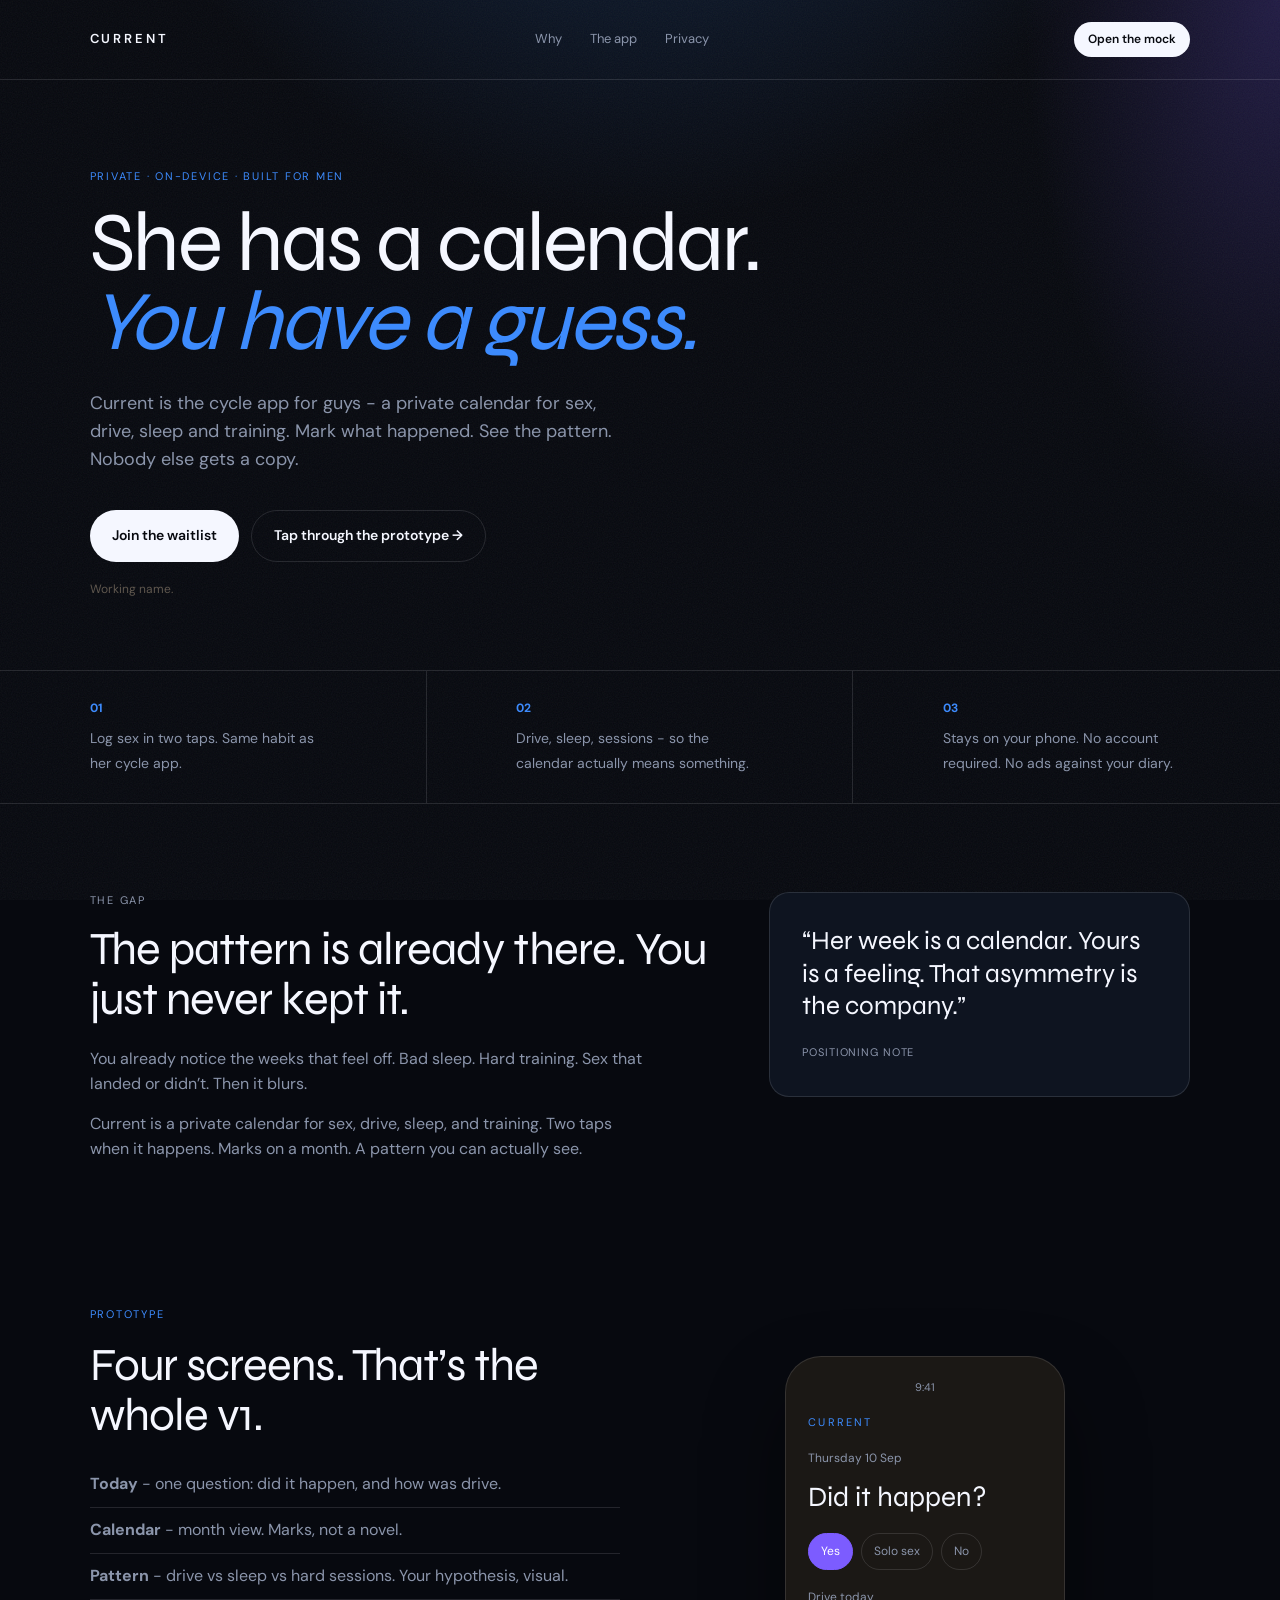
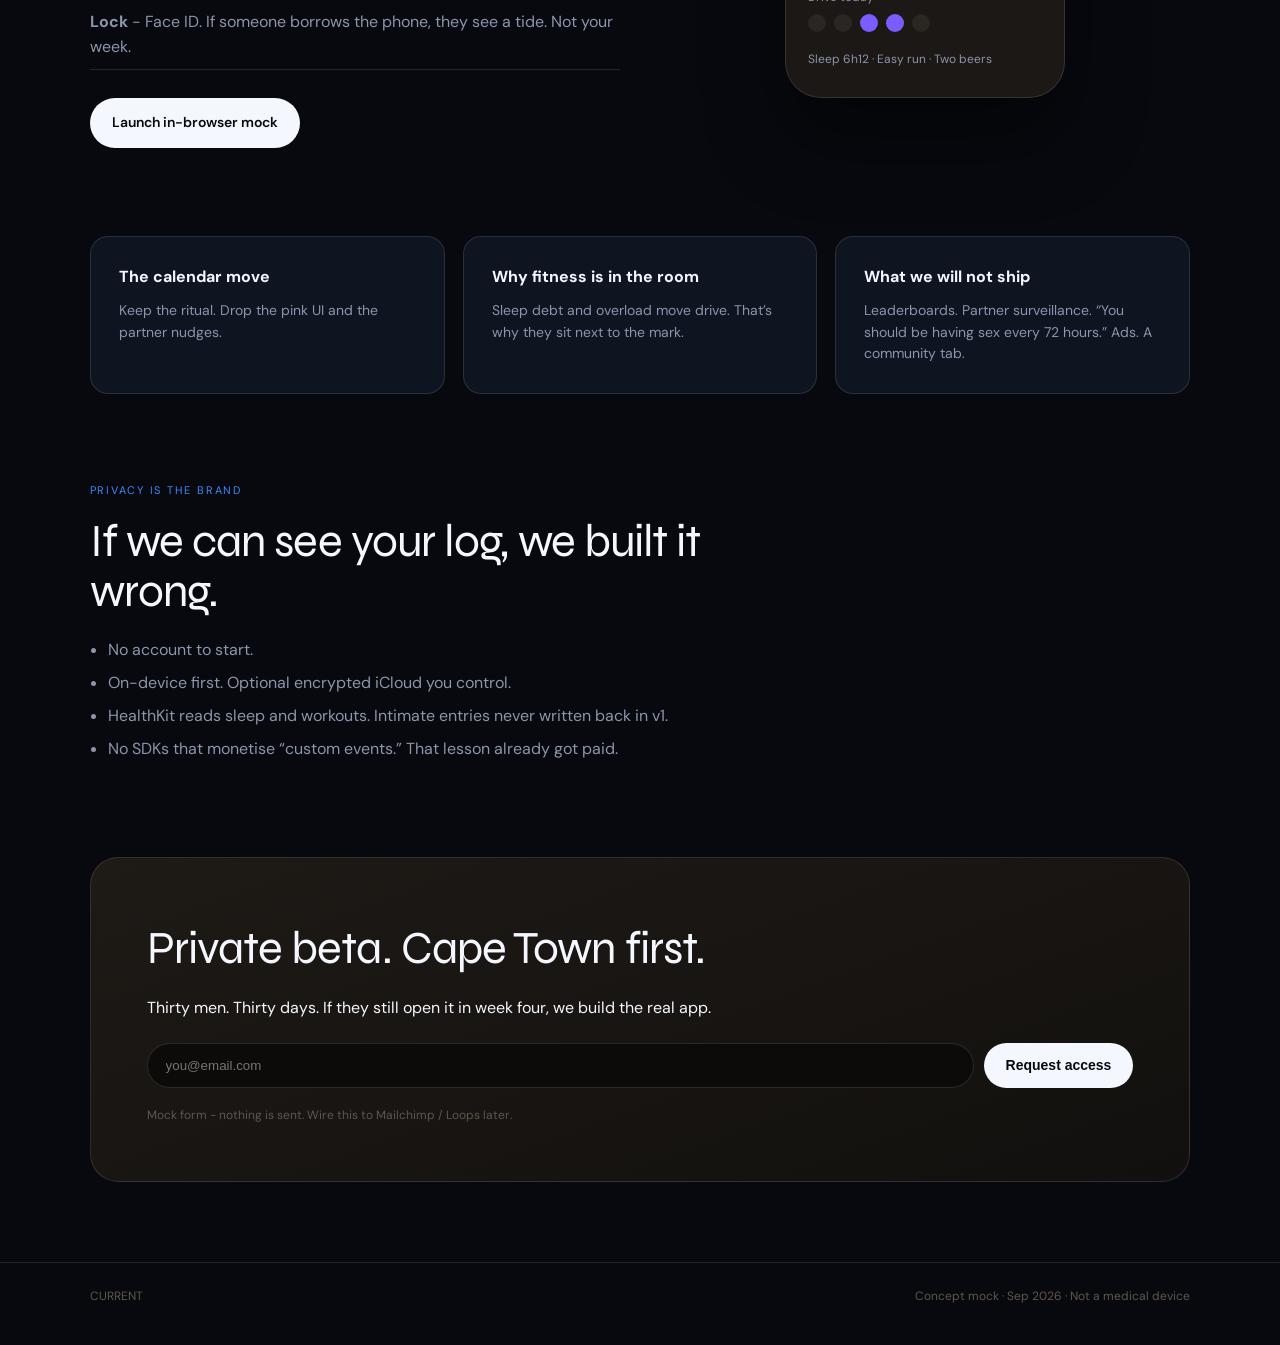
<file: index-linked.html>
<!DOCTYPE html>
<html lang="en">
<head>
  <meta charset="UTF-8" />
  <meta name="viewport" content="width=device-width, initial-scale=1" />
  <title>Current  -  The cycle app, for men</title>
  <link rel="preconnect" href="https://fonts.googleapis.com" />
  <link rel="preconnect" href="https://fonts.gstatic.com" crossorigin />
  <link href="https://fonts.googleapis.com/css2?family=DM+Sans:ital,opsz,wght@0,9..40,400;0,9..40,500;0,9..40,600;0,9..40,700;1,9..40,400&family=Syne:wght@500;600;700;800&display=swap" rel="stylesheet" />
  <link rel="stylesheet" href="styles.css" />
</head>
<body>
  <div class="noise"></div>
  <header class="nav">
    <a class="logo" href="index.html">CURRENT</a>
    <nav>
      <a href="#why">Why</a>
      <a href="#app">The app</a>
      <a href="#privacy">Privacy</a>
    </nav>
    <a class="btn btn-sm" href="app.html">Open the mock</a>
  </header>

  <section class="hero">
    <p class="eyebrow">Private · On-device · Built for men</p>
    <h1>She has a calendar.<br /><em>You have a guess.</em></h1>
    <p class="lede">
      Current is the cycle app for guys  -  a private calendar for sex, drive, sleep and training.
      Mark what happened. See the pattern. Nobody else gets a copy.
    </p>
    <div class="hero-actions">
      <a class="btn" href="#waitlist">Join the waitlist</a>
      <a class="btn btn-ghost" href="app.html">Tap through the prototype →</a>
    </div>
    <p class="fine">Working name.</p>
  </section>

  <section class="strip">
    <div>
      <strong>01</strong>
      <span>Log sex in two taps. Same habit as her cycle app.</span>
    </div>
    <div>
      <strong>02</strong>
      <span>Drive, sleep, sessions  -  so the calendar actually means something.</span>
    </div>
    <div>
      <strong>03</strong>
      <span>Stays on your phone. No account required. No ads against your diary.</span>
    </div>
  </section>

  <section id="why" class="split">
    <div>
      <p class="eyebrow">The gap</p>
      <h2>The pattern is already there. You just never kept it.</h2>
      <p>
        You already notice the weeks that feel off. Bad sleep. Hard training.
        Sex that landed or didn’t. Then it blurs.
      </p>
      <p>
        Current is a private calendar for sex, drive, sleep, and training.
        Two taps when it happens. Marks on a month. A pattern you can actually see.
      </p>
    </div>
    <aside class="card quote">
      <p>“Her week is a calendar. Yours is a feeling. That asymmetry is the company.”</p>
      <small>Positioning note</small>
    </aside>
  </section>

  <section id="app" class="phones">
    <div class="copy">
      <p class="eyebrow">Prototype</p>
      <h2>Four screens. That’s the whole v1.</h2>
      <ul>
        <li><b>Today</b>  -  one question: did it happen, and how was drive.</li>
        <li><b>Calendar</b>  -  month view. Marks, not a novel.</li>
        <li><b>Pattern</b>  -  drive vs sleep vs hard sessions. Your hypothesis, visual.</li>
        <li><b>Lock</b>  -  Face ID. If someone borrows the phone, they see a tide. Not your week.</li>
      </ul>
      <a class="btn" href="app.html">Launch in-browser mock</a>
    </div>
    <div class="phone-stack">
      <div class="phone">
        <div class="phone-bar">9:41</div>
        <p class="phone-brand">CURRENT</p>
        <p class="phone-kicker">Thursday 10 Sep</p>
        <h3>Did it happen?</h3>
        <div class="pills">
          <span class="pill on">Yes</span>
          <span class="pill">Solo sex</span>
          <span class="pill">No</span>
        </div>
        <p class="phone-kicker">Drive today</p>
        <div class="dots">
          <i></i><i></i><i class="hot"></i><i class="hot"></i><i></i>
        </div>
        <p class="phone-note">Sleep 6h12 · Easy run · Two beers</p>
      </div>
    </div>
  </section>

  <section class="grid3">
    <article>
      <h3>The calendar move</h3>
      <p>Keep the ritual. Drop the pink UI and the partner nudges.</p>
    </article>
    <article>
      <h3>Why fitness is in the room</h3>
      <p>Sleep debt and overload move drive. That’s why they sit next to the mark.</p>
    </article>
    <article>
      <h3>What we will not ship</h3>
      <p>Leaderboards. Partner surveillance. “You should be having sex every 72 hours.” Ads. A community tab.</p>
    </article>
  </section>

  <section id="privacy" class="privacy">
    <p class="eyebrow">Privacy is the brand</p>
    <h2>If we can see your log, we built it wrong.</h2>
    <ul>
      <li>No account to start.</li>
      <li>On-device first. Optional encrypted iCloud you control.</li>
      <li>HealthKit reads sleep and workouts. Intimate entries never written back in v1.</li>
      <li>No SDKs that monetise “custom events.” That lesson already got paid.</li>
    </ul>
  </section>

  <section id="waitlist" class="waitlist">
    <h2>Private beta. Cape Town first.</h2>
    <p>Thirty men. Thirty days. If they still open it in week four, we build the real app.</p>
    <form onsubmit="event.preventDefault(); this.querySelector('button').textContent='You’re on the list.'; this.querySelector('button').disabled=true;">
      <input type="email" required placeholder="you@email.com" />
      <button type="submit" class="btn">Request access</button>
    </form>
    <p class="fine">Mock form  -  nothing is sent. Wire this to Mailchimp / Loops later.</p>
  </section>

  <footer>
    <span>CURRENT</span>
    <span>Concept mock · Sep 2026 · Not a medical device</span>
  </footer>
</body>
</html>
</file>
<file: styles.css>
:root {
  --bg: #07090f;
  --bg-2: #0e1420;
  --ink: #f5f7ff;
  --mute: #8b95ab;
  --line: rgba(245, 247, 255, 0.12);
  --sand: #3d8bfd;
  --sand-2: #6aa4ff;
  --hot: #7c5cff;
}

* { box-sizing: border-box; margin: 0; padding: 0; }
html { scroll-behavior: smooth; }
body {
  font-family: "DM Sans", ui-sans-serif, system-ui, sans-serif;
  background: var(--bg);
  background-image: radial-gradient(ellipse 90% 50% at 50% -20%, rgba(61,139,253,0.35), transparent 55%), radial-gradient(ellipse 40% 35% at 100% 0%, rgba(124,92,255,0.22), transparent 50%);
  color: var(--ink);
  line-height: 1.55;
  min-height: 100vh;
}
.noise {
  pointer-events: none;
  position: fixed; inset: 0;
  opacity: .06;
  background-image: url("data:image/svg+xml,%3Csvg xmlns='http://www.w3.org/2000/svg' width='160' height='160'%3E%3Cfilter id='n'%3E%3CfeTurbulence type='fractalNoise' baseFrequency='.8' numOctaves='4' stitchTiles='stitch'/%3E%3C/filter%3E%3Crect width='100%25' height='100%25' filter='url(%23n)'/%3E%3C/svg%3E");
  z-index: 0;
}
a { color: inherit; text-decoration: none; }
.nav, .hero, .strip, .split, .phones, .grid3, .privacy, .waitlist, footer {
  position: relative; z-index: 1;
}

.nav {
  display: flex; align-items: center; justify-content: space-between;
  padding: 22px 7vw;
  border-bottom: 1px solid var(--line);
}
.logo { letter-spacing: .22em; font-weight: 600; font-size: 13px; }
.nav nav { display: flex; gap: 28px; color: var(--mute); font-size: 13px; }
.btn {
  display: inline-flex; align-items: center; justify-content: center;
  background: var(--ink); color: var(--bg);
  padding: 14px 22px; border-radius: 999px;
  font-weight: 600; font-size: 14px; border: 0; cursor: pointer;
}
.btn-sm { padding: 8px 14px; font-size: 12px; }
.btn-ghost {
  background: transparent; color: var(--ink);
  border: 1px solid var(--line);
}

.hero { padding: 88px 7vw 72px; max-width: 1100px; }
.eyebrow {
  color: var(--sand); letter-spacing: .16em; text-transform: uppercase;
  font-size: 11px; margin-bottom: 18px;
}
h1 {
  font-family: Syne, Georgia, serif;
  font-weight: 400; font-size: clamp(40px, 7vw, 84px);
  line-height: .95; letter-spacing: -.03em;
}
h1 em { color: var(--sand); font-style: italic; }
.lede { max-width: 540px; margin: 28px 0 36px; color: var(--mute); font-size: 18px; }
.hero-actions { display: flex; gap: 12px; flex-wrap: wrap; }
.fine { margin-top: 18px; color: #5f574e; font-size: 12px; }

.strip {
  display: grid; grid-template-columns: repeat(3, 1fr);
  border-top: 1px solid var(--line); border-bottom: 1px solid var(--line);
}
.strip div { padding: 28px 7vw; border-right: 1px solid var(--line); }
.strip div:last-child { border-right: 0; }
.strip strong { display: block; color: var(--sand); font-size: 12px; margin-bottom: 8px; }
.strip span { color: var(--mute); font-size: 14px; }

.split {
  display: grid; grid-template-columns: 1.2fr .8fr; gap: 48px;
  padding: 88px 7vw; align-items: start;
}
h2 {
  font-family: Syne, Georgia, serif;
  font-weight: 400; font-size: clamp(28px, 4vw, 46px);
  line-height: 1.08; letter-spacing: -.02em; margin: 10px 0 22px;
}
.split p { color: var(--mute); margin-bottom: 16px; max-width: 560px; }
.card {
  background: var(--bg-2); border: 1px solid var(--line);
  padding: 32px; border-radius: 20px;
}
.quote p {
  font-family: Syne, Georgia, serif; font-size: 26px; color: var(--ink);
  line-height: 1.25; margin-bottom: 16px;
}
.quote small { color: var(--mute); letter-spacing: .08em; text-transform: uppercase; font-size: 11px; }

.phones {
  display: grid; grid-template-columns: 1fr 1fr; gap: 40px;
  padding: 40px 7vw 88px; align-items: center;
}
.phones ul { list-style: none; margin: 8px 0 28px; color: var(--mute); }
.phones li { padding: 10px 0; border-bottom: 1px solid var(--line); }
.phone-stack { display: flex; justify-content: center; }
.phone {
  width: 280px; background: #1b1815; border: 1px solid var(--line);
  border-radius: 36px; padding: 22px 22px 28px;
  box-shadow: 0 40px 80px rgba(0,0,0,.45);
}
.phone-bar { text-align: center; color: var(--mute); font-size: 11px; margin-bottom: 18px; }
.phone-brand { letter-spacing: .2em; font-size: 11px; color: var(--sand); }
.phone-kicker { color: var(--mute); font-size: 12px; margin: 18px 0 8px; }
.phone h3 { font-family: Syne, serif; font-size: 28px; font-weight: 400; }
.pills { display: flex; gap: 8px; margin: 14px 0 8px; }
.pill {
  border: 1px solid var(--line); border-radius: 999px;
  padding: 8px 12px; font-size: 12px; color: var(--mute);
}
.pill.on { background: var(--hot); border-color: var(--hot); color: #fff; }
.dots { display: flex; gap: 8px; margin-bottom: 18px; }
.dots i { width: 18px; height: 18px; border-radius: 50%; background: #2a2622; display: block; }
.dots i.hot { background: var(--hot); }
.phone-note { color: var(--mute); font-size: 12px; }

.grid3 {
  display: grid; grid-template-columns: repeat(3, 1fr); gap: 18px;
  padding: 0 7vw 88px;
}
.grid3 article {
  background: var(--bg-2); border: 1px solid var(--line);
  padding: 28px; border-radius: 18px;
}
.grid3 h3 { font-size: 16px; margin-bottom: 10px; }
.grid3 p { color: var(--mute); font-size: 14px; }

.privacy { padding: 0 7vw 88px; max-width: 800px; }
.privacy ul { margin-top: 18px; color: var(--mute); padding-left: 18px; }
.privacy li { margin: 8px 0; }

.waitlist {
  margin: 0 7vw 80px; padding: 56px; border-radius: 28px;
  background: linear-gradient(160deg, #1e1a16, #12100e);
  border: 1px solid var(--line);
}
.waitlist form { display: flex; gap: 10px; margin-top: 22px; flex-wrap: wrap; }
.waitlist input {
  flex: 1; min-width: 220px; background: #0c0b0a; color: var(--ink);
  border: 1px solid var(--line); border-radius: 999px; padding: 14px 18px;
}
footer {
  display: flex; justify-content: space-between;
  padding: 24px 7vw 40px; color: #5f574e; font-size: 12px;
  border-top: 1px solid var(--line);
}

@media (max-width: 860px) {
  .nav nav { display: none; }
  .strip, .split, .phones, .grid3 { grid-template-columns: 1fr; }
  .strip div { border-right: 0; border-bottom: 1px solid var(--line); padding: 22px 7vw; }
  .hero { padding-top: 56px; }
  .waitlist { padding: 32px 22px; }
}
</file>
